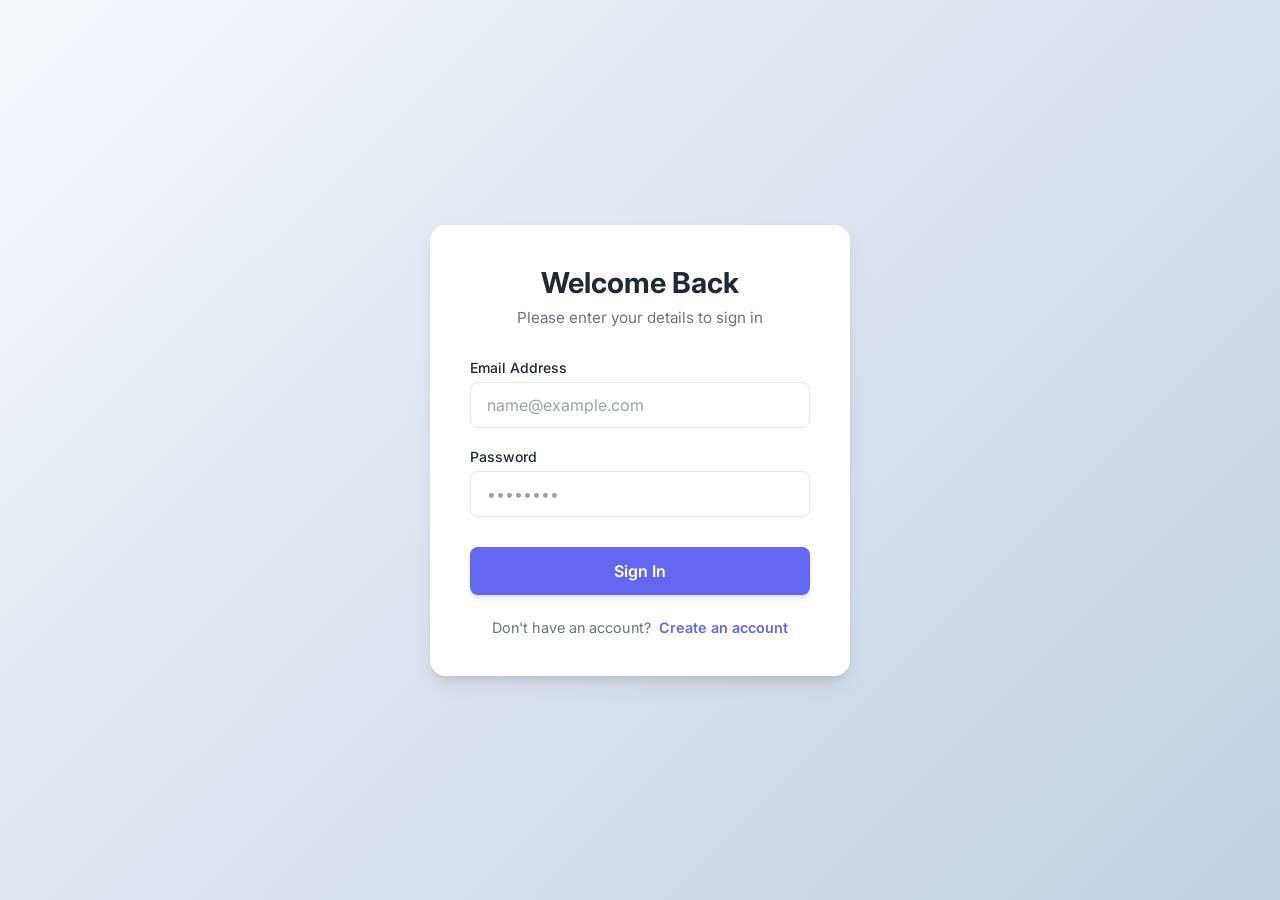
<file: index.html>
<!DOCTYPE html>
<html lang="en">
<head>
    <meta charset="UTF-8">
    <meta name="viewport" content="width=device-width, initial-scale=1.0">
    <meta name="description" content="Secure login page for your account access.">
    <title>Login | NextGen Auth</title>
    <link rel="stylesheet" href="style.css">
</head>
<body>
    <div class="auth-wrapper">
        <form class="auth-form" id="loginForm" action="#">
            <h2>Welcome Back</h2>
            <p class="subtitle">Please enter your details to sign in</p>
            
            <div class="form-group">
                <label for="email">Email Address</label>
                <input type="email" id="email" placeholder="name@example.com" required>
            </div>

            <div class="form-group">
                <label for="password">Password</label>
                <input type="password" id="password" placeholder="••••••••" required>
            </div>

            <button type="submit">Sign In</button>

            <p class="switch-text">
                Don't have an account?
                <a href="signup.html">Create an account</a>
            </p>
        </form>
    </div>
    <script src="script.js"></script>
</body>
</html>
</file>
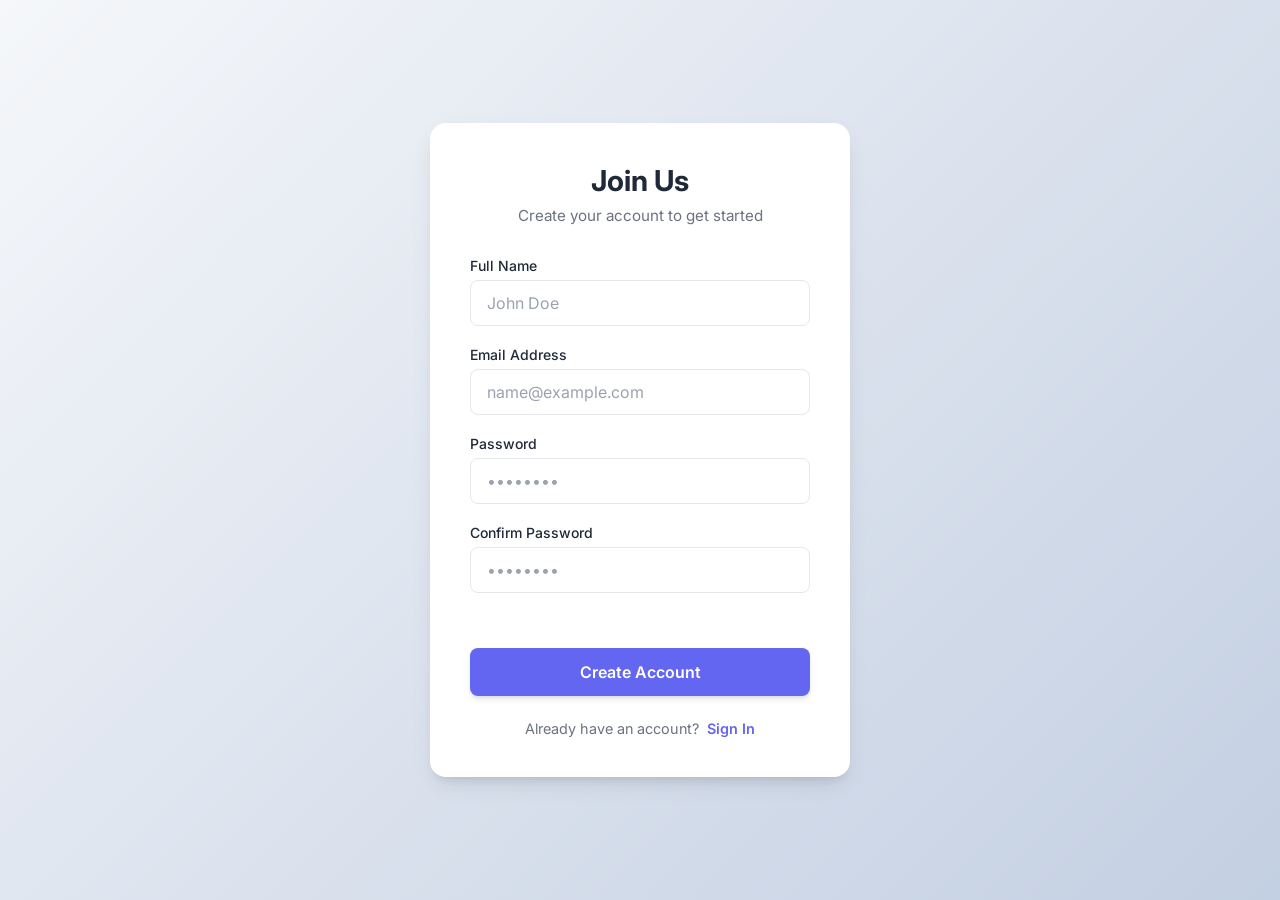
<file: signup.html>
<!DOCTYPE html>
<html lang="en">
<head>
    <meta charset="UTF-8">
    <meta name="viewport" content="width=device-width, initial-scale=1.0">
    <meta name="description" content="Create a new account to join NextGen.">
    <title>Sign Up | NextGen Auth</title>
    <link rel="stylesheet" href="style.css">
</head>
<body>
    <div class="auth-wrapper">
        <form class="auth-form" id="signupForm" action="#">
            <h2>Join Us</h2>
            <p class="subtitle">Create your account to get started</p>

            <div class="form-group">
                <label for="name">Full Name</label>
                <input type="text" name="name" id="name" placeholder="John Doe" required>
            </div>
    
            <div class="form-group">
                <label for="email">Email Address</label>
                <input type="email" name="email" id="email" placeholder="name@example.com" required>
            </div>
    
            <div class="form-group">
                <label for="password">Password</label>
                <input type="password" name="password" id="password" placeholder="••••••••" required>
            </div>
    
            <div class="form-group">
                <label for="confirm-password">Confirm Password</label>
                <input type="password" name="confirm-password" id="confirm-password" placeholder="••••••••" required>
                <p id="password-error" class="error-message"></p>
            </div>
    
            <button type="submit">Create Account</button>

            <p class="switch-text">
              Already have an account?
              <a href="index.html">Sign In</a>
            </p>
        </form>
    </div>
    <script src="script.js"></script>
</body>
</html>
</file>
<file: style.css>
@import url('https://fonts.googleapis.com/css2?family=Inter:wght@400;500;600;700&display=swap');

:root {
    --primary: #6366f1;
    --primary-hover: #4f46e5;
    --bg-gradient: linear-gradient(135deg, #f5f7fa 0%, #c3cfe2 100%);
    --text-main: #1f2937;
    --text-muted: #6b7280;
    --error: #ef4444;
    --success: #10b981;
    --white: #ffffff;
    --border: #e5e7eb;
    --radius-lg: 16px;
    --radius-md: 8px;
    --shadow: 0 10px 25px -5px rgba(0, 0, 0, 0.1), 0 8px 10px -6px rgba(0, 0, 0, 0.1);
}

* {
    margin: 0;
    padding: 0;
    box-sizing: border-box;
    font-family: 'Inter', sans-serif;
}

body {
    min-height: 100vh;
    display: flex;
    justify-content: center;
    align-items: center;
    background: var(--bg-gradient);
    padding: 20px;
}

.auth-wrapper {
    width: 100%;
    max-width: 420px;
    animation: fadeIn 0.5s ease-out;
}

@keyframes fadeIn {
    from { opacity: 0; transform: translateY(20px); }
    to { opacity: 1; transform: translateY(0); }
}

.auth-form {
    background-color: var(--white);
    padding: 40px;
    border-radius: var(--radius-lg);
    box-shadow: var(--shadow);
}

.auth-form h2 {
    margin-bottom: 8px;
    font-size: 1.8rem;
    font-weight: 700;
    color: var(--text-main);
    text-align: center;
}

.auth-form p.subtitle {
    text-align: center;
    color: var(--text-muted);
    font-size: 0.95rem;
    margin-bottom: 32px;
}

.form-group {
    margin-bottom: 20px;
}

.auth-form label {
    display: block;
    font-size: 0.875rem;
    font-weight: 500;
    margin-bottom: 6px;
    color: var(--text-main);
}

.auth-form input {
    width: 100%;
    padding: 12px 16px;
    border: 1.5px solid var(--border);
    border-radius: var(--radius-md);
    font-size: 1rem;
    outline: none;
    transition: all 0.2s ease;
    color: var(--text-main);
}

.auth-form input:focus {
    border-color: var(--primary);
    box-shadow: 0 0 0 4px rgba(99, 102, 241, 0.1);
}

.auth-form input::placeholder {
    color: #9ca3af;
}

.auth-form button {
    width: 100%;
    margin-top: 10px;
    padding: 14px;
    border: none;
    border-radius: var(--radius-md);
    background: var(--primary);
    color: white;
    font-size: 1rem;
    font-weight: 600;
    cursor: pointer;
    transition: all 0.2s ease;
    box-shadow: 0 4px 6px -1px rgba(0, 0, 0, 0.1), 0 2px 4px -1px rgba(0, 0, 0, 0.06);
}

.auth-form button:hover {
    background: var(--primary-hover);
    transform: translateY(-1px);
    box-shadow: 0 10px 15px -3px rgba(0, 0, 0, 0.1), 0 4px 6px -2px rgba(0, 0, 0, 0.05);
}

.auth-form button:active {
    transform: translateY(0);
}

.switch-text {
    margin-top: 24px;
    font-size: 0.9rem;
    color: var(--text-muted);
    text-align: center;
}

.switch-text a {
    color: var(--primary);
    font-weight: 600;
    text-decoration: none;
    margin-left: 4px;
    transition: color 0.2s;
}

.switch-text a:hover {
    color: var(--primary-hover);
    text-decoration: underline;
}

.error-message {
    margin-top: 6px;
    font-size: 0.8rem;
    color: var(--error);
    min-height: 1.2rem;
}

/* For small screens */
@media (max-width: 480px) {
    .auth-form {
        padding: 30px 20px;
    }
}
</file>
